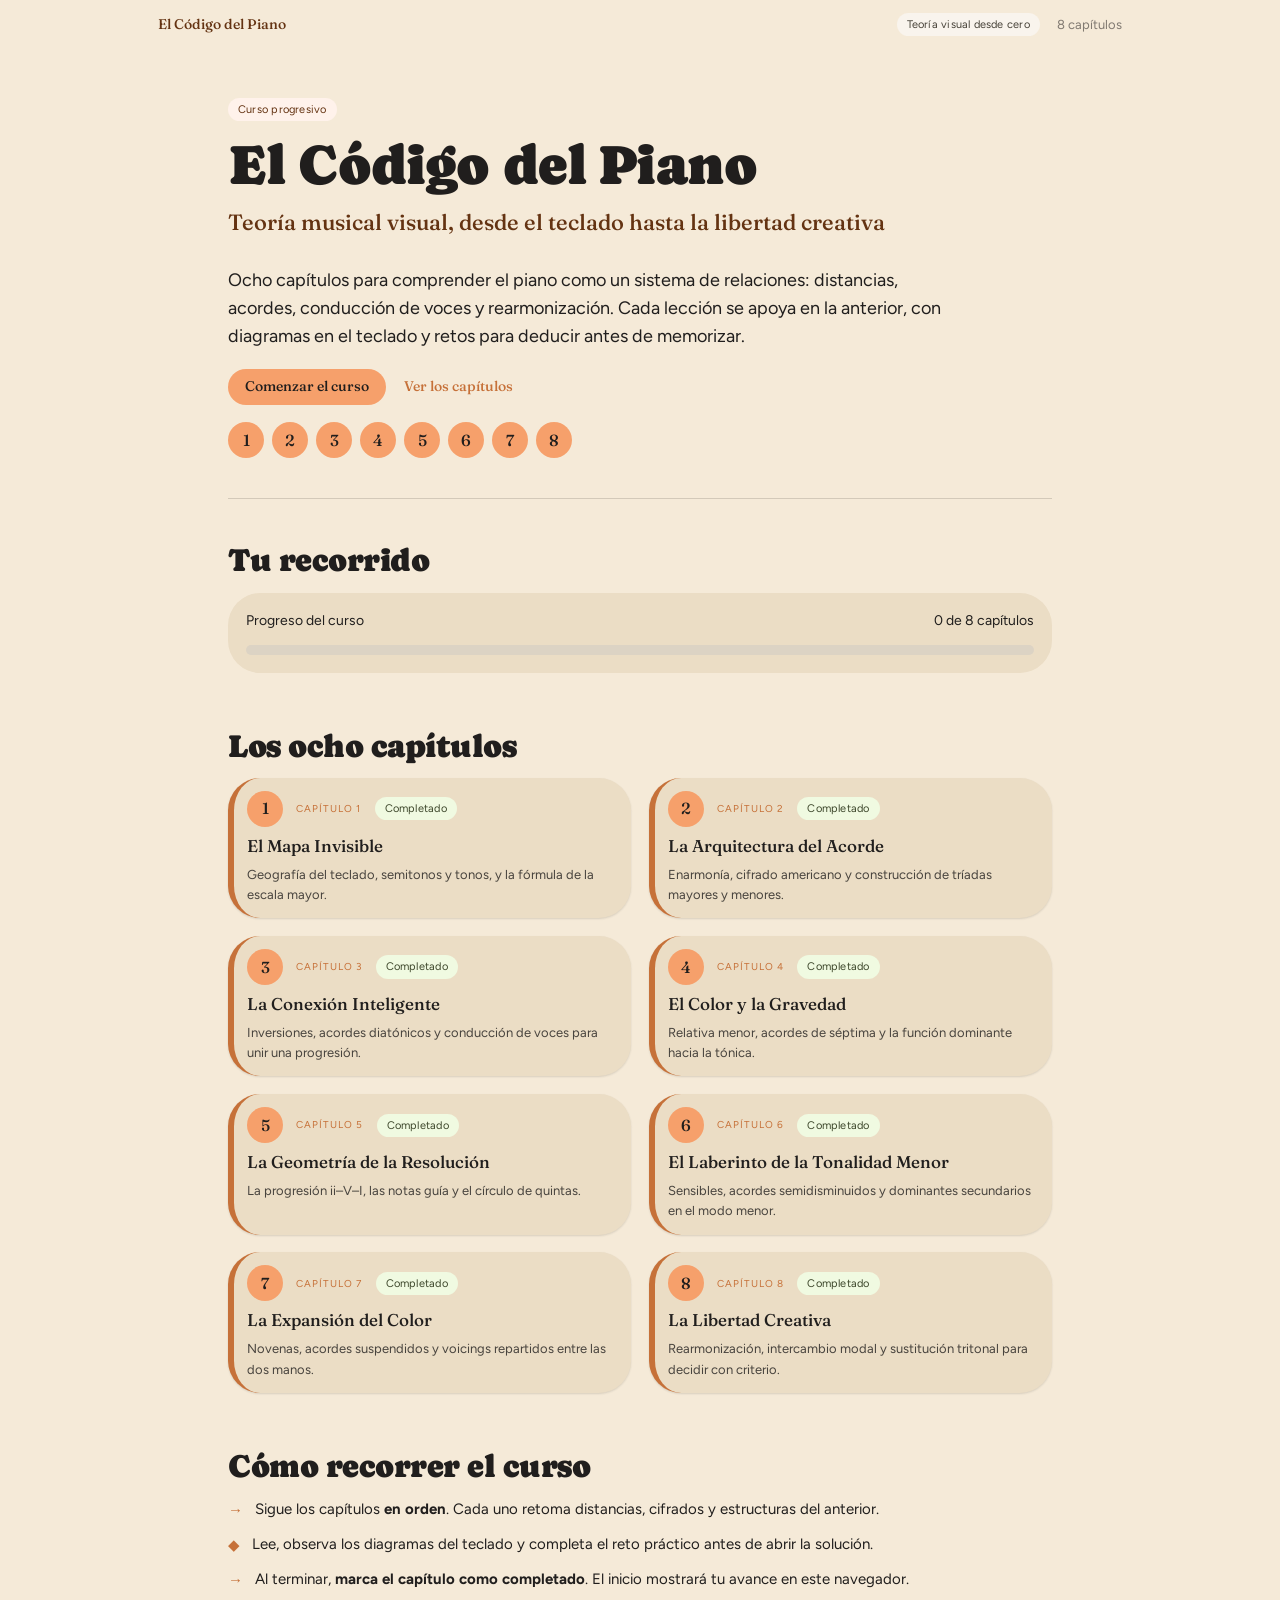
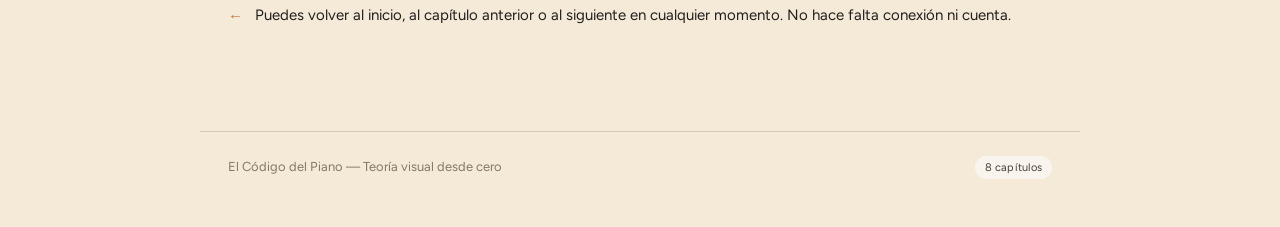
<file: index.html>
<!DOCTYPE html>
<html lang="es">
<head>
  <meta charset="utf-8">
  <meta name="viewport" content="width=device-width, initial-scale=1">
  <title>El Código del Piano — Teoría visual desde cero</title>
  <link rel="stylesheet" href="./_ds/organic-253c5260-2d65-466a-8a5e-f0e151004a6a/styles.css">
  <link rel="stylesheet" href="./course.css">
</head>
<body data-course-home>
  <a class="skip-link" href="#contenido">Saltar al contenido</a>
  <div class="course-page">

    <nav class="nav course-wrap" aria-label="Principal">
      <a class="nav-brand" href="./index.html" aria-current="page">El Código del Piano</a>
      <span class="tag tag-neutral">Teoría visual desde cero</span>
      <span class="text-muted" style="font-size:13px;">8 capítulos</span>
    </nav>

    <main id="contenido" class="course-main">

      <header class="course-hero">
        <span class="tag tag-accent">Curso progresivo</span>
        <h1>El Código del Piano</h1>
        <p class="course-lede">Teoría musical visual, desde el teclado hasta la libertad creativa</p>
        <p>Ocho capítulos para comprender el piano como un sistema de relaciones: distancias, acordes, conducción de voces y rearmonización. Cada lección se apoya en la anterior, con diagramas en el teclado y retos para deducir antes de memorizar.</p>
        <div class="course-hero-actions">
          <a class="btn btn-primary" href="./Capitulo%201%20-%20El%20Mapa%20Invisible.dc.html" target="_self">Comenzar el curso</a>
          <a class="btn btn-ghost" href="#capitulos">Ver los capítulos</a>
        </div>
        <nav class="course-path" aria-label="Ir a un capítulo">
          <a class="course-num course-num-sm" href="./Capitulo%201%20-%20El%20Mapa%20Invisible.dc.html" target="_self" title="Capítulo 1 · El Mapa Invisible">1</a>
          <a class="course-num course-num-sm" href="./Capitulo%202%20-%20La%20Arquitectura%20del%20Acorde.dc.html" target="_self" title="Capítulo 2 · La Arquitectura del Acorde">2</a>
          <a class="course-num course-num-sm" href="./Capitulo%203%20-%20La%20Conexion%20Inteligente.dc.html" target="_self" title="Capítulo 3 · La Conexión Inteligente">3</a>
          <a class="course-num course-num-sm" href="./Capitulo%204%20-%20El%20Color%20y%20la%20Gravedad.dc.html" target="_self" title="Capítulo 4 · El Color y la Gravedad">4</a>
          <a class="course-num course-num-sm" href="./Capitulo%205%20-%20La%20Geometria%20de%20la%20Resolucion.dc.html" target="_self" title="Capítulo 5 · La Geometría de la Resolución">5</a>
          <a class="course-num course-num-sm" href="./Capitulo%206%20-%20El%20Laberinto%20de%20la%20Tonalidad%20Menor.dc.html" target="_self" title="Capítulo 6 · El Laberinto de la Tonalidad Menor">6</a>
          <a class="course-num course-num-sm" href="./Capitulo%207%20-%20La%20Expansion%20del%20Color.dc.html" target="_self" title="Capítulo 7 · La Expansión del Color">7</a>
          <a class="course-num course-num-sm" href="./Capitulo%208%20-%20La%20Libertad%20Creativa.dc.html" target="_self" title="Capítulo 8 · La Libertad Creativa">8</a>
        </nav>
      </header>

      <div class="hr" style="margin:16px 0 44px;"></div>

      <section class="course-section" aria-labelledby="progreso-titulo">
        <h2 id="progreso-titulo">Tu recorrido</h2>
        <div class="course-progress">
          <div class="course-progress-label">
            <span>Progreso del curso</span>
            <span data-course-count>0 de 8 capítulos</span>
          </div>
          <div
            role="progressbar"
            aria-label="Capítulos completados"
            aria-valuemin="0"
            aria-valuemax="8"
            aria-valuenow="0"
            aria-valuetext="0 de 8 capítulos completados"
          >
            <div class="course-progress-track">
              <div class="course-progress-fill" data-course-fill></div>
            </div>
          </div>
          <p class="course-storage-note text-muted" data-course-storage-note hidden>
            El progreso no se puede guardar en este navegador. El curso se puede recorrer igual.
          </p>
        </div>
      </section>

      <section class="course-section" id="capitulos" aria-labelledby="capitulos-titulo">
        <h2 id="capitulos-titulo">Los ocho capítulos</h2>
        <div class="course-grid">

          <a class="card course-card elev-sm" href="./Capitulo%201%20-%20El%20Mapa%20Invisible.dc.html" target="_self" data-course-card="1">
            <div class="course-card-top">
              <span class="course-num course-num-sm">1</span>
              <span class="card-kicker">Capítulo 1</span>
              <span class="tag tag-accent-2" data-course-badge hidden>Completado</span>
            </div>
            <div class="card-title">El Mapa Invisible</div>
            <p class="card-body">Geografía del teclado, semitonos y tonos, y la fórmula de la escala mayor.</p>
          </a>

          <a class="card course-card elev-sm" href="./Capitulo%202%20-%20La%20Arquitectura%20del%20Acorde.dc.html" target="_self" data-course-card="2">
            <div class="course-card-top">
              <span class="course-num course-num-sm">2</span>
              <span class="card-kicker">Capítulo 2</span>
              <span class="tag tag-accent-2" data-course-badge hidden>Completado</span>
            </div>
            <div class="card-title">La Arquitectura del Acorde</div>
            <p class="card-body">Enarmonía, cifrado americano y construcción de tríadas mayores y menores.</p>
          </a>

          <a class="card course-card elev-sm" href="./Capitulo%203%20-%20La%20Conexion%20Inteligente.dc.html" target="_self" data-course-card="3">
            <div class="course-card-top">
              <span class="course-num course-num-sm">3</span>
              <span class="card-kicker">Capítulo 3</span>
              <span class="tag tag-accent-2" data-course-badge hidden>Completado</span>
            </div>
            <div class="card-title">La Conexión Inteligente</div>
            <p class="card-body">Inversiones, acordes diatónicos y conducción de voces para unir una progresión.</p>
          </a>

          <a class="card course-card elev-sm" href="./Capitulo%204%20-%20El%20Color%20y%20la%20Gravedad.dc.html" target="_self" data-course-card="4">
            <div class="course-card-top">
              <span class="course-num course-num-sm">4</span>
              <span class="card-kicker">Capítulo 4</span>
              <span class="tag tag-accent-2" data-course-badge hidden>Completado</span>
            </div>
            <div class="card-title">El Color y la Gravedad</div>
            <p class="card-body">Relativa menor, acordes de séptima y la función dominante hacia la tónica.</p>
          </a>

          <a class="card course-card elev-sm" href="./Capitulo%205%20-%20La%20Geometria%20de%20la%20Resolucion.dc.html" target="_self" data-course-card="5">
            <div class="course-card-top">
              <span class="course-num course-num-sm">5</span>
              <span class="card-kicker">Capítulo 5</span>
              <span class="tag tag-accent-2" data-course-badge hidden>Completado</span>
            </div>
            <div class="card-title">La Geometría de la Resolución</div>
            <p class="card-body">La progresión ii–V–I, las notas guía y el círculo de quintas.</p>
          </a>

          <a class="card course-card elev-sm" href="./Capitulo%206%20-%20El%20Laberinto%20de%20la%20Tonalidad%20Menor.dc.html" target="_self" data-course-card="6">
            <div class="course-card-top">
              <span class="course-num course-num-sm">6</span>
              <span class="card-kicker">Capítulo 6</span>
              <span class="tag tag-accent-2" data-course-badge hidden>Completado</span>
            </div>
            <div class="card-title">El Laberinto de la Tonalidad Menor</div>
            <p class="card-body">Sensibles, acordes semidisminuidos y dominantes secundarios en el modo menor.</p>
          </a>

          <a class="card course-card elev-sm" href="./Capitulo%207%20-%20La%20Expansion%20del%20Color.dc.html" target="_self" data-course-card="7">
            <div class="course-card-top">
              <span class="course-num course-num-sm">7</span>
              <span class="card-kicker">Capítulo 7</span>
              <span class="tag tag-accent-2" data-course-badge hidden>Completado</span>
            </div>
            <div class="card-title">La Expansión del Color</div>
            <p class="card-body">Novenas, acordes suspendidos y voicings repartidos entre las dos manos.</p>
          </a>

          <a class="card course-card elev-sm" href="./Capitulo%208%20-%20La%20Libertad%20Creativa.dc.html" target="_self" data-course-card="8">
            <div class="course-card-top">
              <span class="course-num course-num-sm">8</span>
              <span class="card-kicker">Capítulo 8</span>
              <span class="tag tag-accent-2" data-course-badge hidden>Completado</span>
            </div>
            <div class="card-title">La Libertad Creativa</div>
            <p class="card-body">Rearmonización, intercambio modal y sustitución tritonal para decidir con criterio.</p>
          </a>

        </div>
      </section>

      <section class="course-section" aria-labelledby="recorrido-titulo">
        <h2 id="recorrido-titulo">Cómo recorrer el curso</h2>
        <ul class="course-how" style="list-style:none;padding:0;margin:0;">
          <li>
            <span class="course-how-mark" aria-hidden="true">→</span>
            <span>Sigue los capítulos <strong>en orden</strong>. Cada uno retoma distancias, cifrados y estructuras del anterior.</span>
          </li>
          <li>
            <span class="course-how-mark" aria-hidden="true">◆</span>
            <span>Lee, observa los diagramas del teclado y completa el reto práctico antes de abrir la solución.</span>
          </li>
          <li>
            <span class="course-how-mark" aria-hidden="true">→</span>
            <span>Al terminar, <strong>marca el capítulo como completado</strong>. El inicio mostrará tu avance en este navegador.</span>
          </li>
          <li>
            <span class="course-how-mark" aria-hidden="true">←</span>
            <span>Puedes volver al inicio, al capítulo anterior o al siguiente en cualquier momento. No hace falta conexión ni cuenta.</span>
          </li>
        </ul>
      </section>

    </main>

    <div class="hr" style="max-width:880px;margin:8px auto 24px;"></div>
    <footer class="course-footer">
      <span>El Código del Piano — Teoría visual desde cero</span>
      <span class="tag tag-neutral">8 capítulos</span>
    </footer>

  </div>
  <script src="./course.js"></script>
</body>
</html>
</file>
<file: _ds/organic-253c5260-2d65-466a-8a5e-f0e151004a6a/styles.css>
/* Organic — design-system tokens and component classes. This file is the source of truth for the system's look; retune it here and see readme.md. */
@import url('https://fonts.googleapis.com/css2?family=Caprasimo&family=Fraunces:opsz,wght@9..144,500;9..144,600&family=Figtree:wght@400;600;700&display=swap');

:root {
  --color-bg: #f5ead8;
  --color-surface: #ebddc5;
  --color-text: #201e1d;
  --color-accent: #c67139;
  --color-accent-2: #7a8a5e;
  --color-divider: color-mix(in srgb, #201e1d 16%, transparent);
  /* Ink on solid accent fills — cream washes out Caprasimo/small type. */
  --color-on-accent: #201e1d;
  /* Lighter fill so dark ink keeps contrast (pair with --color-on-accent). */
  --color-accent-fill: var(--color-accent-400);

  /* Tonal ramps — generated in OKLCH on one shared lightness scale, so the
     same step of any role matches the others in visual value. */
  --color-neutral-100: #f9f4ed;
  --color-neutral-200: #eee7db;
  --color-neutral-300: #dcd3c4;
  --color-neutral-400: #c0b6a5;
  --color-neutral-500: #a19786;
  --color-neutral-600: #82796a;
  --color-neutral-700: #645c50;
  --color-neutral-800: #474238;
  --color-neutral-900: #2e2b25;

  --color-accent-100: #fff2eb;
  --color-accent-200: #ffe1d0;
  --color-accent-300: #ffc6a5;
  --color-accent-400: #f6a06b;
  --color-accent-500: #d67f48;
  --color-accent-600: #b2622d;
  --color-accent-700: #8c491a;
  --color-accent-800: #643312;
  --color-accent-900: #402310;

  --color-accent-2-100: #f0fae1;
  --color-accent-2-200: #e1eecc;
  --color-accent-2-300: #ccdbb2;
  --color-accent-2-400: #aebf92;
  --color-accent-2-500: #8fa073;
  --color-accent-2-600: #728157;
  --color-accent-2-700: #56633f;
  --color-accent-2-800: #3d472b;
  --color-accent-2-900: #272e1b;

  /* Caprasimo = large display; Fraunces = smaller chrome / UI labels. */
  --font-display: "Caprasimo", Georgia, "Times New Roman", serif;
  --font-display-weight: 400;
  --font-heading: "Fraunces", Georgia, "Times New Roman", serif;
  --font-heading-weight: 500;
  --font-body: "Figtree", system-ui, sans-serif;

  --space-1: 4.4px;
  --space-2: 8.8px;
  --space-3: 13.2px;
  --space-4: 17.6px;
  --space-6: 26.4px;
  --space-8: 35.2px;

  --radius-sm: 8px;
  --radius-md: 16px;
  --radius-lg: 28px;

  /* Elevation — derived from the ground: soft ink-tinted shadows on a
     light theme, a hairline edge + ambient darkness on a dark one. */
  --shadow-sm: 0 1px 2px color-mix(in srgb, #2e2b25 14%, transparent);
  --shadow-md: 0 3px 10px color-mix(in srgb, #2e2b25 16%, transparent);
  --shadow-lg: 0 12px 32px color-mix(in srgb, #2e2b25 22%, transparent);
}

body {
  background: var(--color-bg);
  color: var(--color-text);
  font-family: var(--font-body);
}
h1, h2, h3 { font-family: var(--font-display); font-weight: var(--font-display-weight); }

.washed{filter:saturate(0.6) contrast(0.85) brightness(1.1) opacity(0.94)}

/* ══════════════════════════════════════════════════════════════════════════
   Components — built with the tokens above. Plain CSS
   on plain HTML: no JavaScript, no build step. Each class is documented in
   readme.md and demonstrated in foundations/ and components/.
   ══════════════════════════════════════════════════════════════════════ */

*, *::before, *::after { box-sizing: border-box; }
body { margin: 0; font-size: 15px; line-height: 1.55; font-weight: 400; }
h1, h2, h3 {
  font-family: var(--font-display); font-weight: var(--font-display-weight);
  line-height: 1.12; letter-spacing: -0.015em; margin: 0 0 var(--space-2);
}
h4, h5, h6 {
  font-family: var(--font-heading); font-weight: var(--font-heading-weight);
  font-optical-sizing: auto;
  line-height: 1.12; letter-spacing: -0.015em; margin: 0 0 var(--space-2);
}
h1 { font-size: 42px; }
h2 { font-size: 32px; }
h3 { font-size: 25px; }
h4 { font-size: 20px; }
h5 { font-size: 16px; }
h6 { font-size: 13px; }
h6 { letter-spacing: 0.08em; text-transform: uppercase; }
p { margin: 0 0 var(--space-3); }
a { color: var(--color-accent); text-underline-offset: 3px; }
img { display: block; max-width: 100%; }
figure { margin: 0; }
figcaption {
  font-size: 11px; margin-top: var(--space-1);
  color: color-mix(in srgb, var(--color-text) 55%, transparent);
}
.text-muted { color: color-mix(in srgb, var(--color-text) 55%, transparent); }
:focus { outline: none; }
:focus-visible { outline: 2px solid var(--color-accent); outline-offset: 2px; }
::selection { background: color-mix(in srgb, var(--color-accent) 30%, transparent); }

/* — rules — */
.hr {
  height: 1px; border: 0; margin: var(--space-4) 0;
  background: var(--color-divider);
}

/* — buttons — */
.btn {
  display: inline-flex; align-items: center; justify-content: center; gap: 6px;
  cursor: pointer; text-decoration: none;
  font-family: var(--font-heading); font-weight: var(--font-heading-weight);
  font-size: 14px; line-height: 1.2; color: var(--color-text); /* matches the .input's 14px —
     the pair sits side by side in sign-up rows */
  background: transparent; border: 1px solid transparent;
  padding: var(--space-2) calc(var(--space-3) * 1.2);
  border-radius: var(--radius-md);
}
.btn svg { display: block; }
.btn:disabled { opacity: 0.45; cursor: not-allowed; }
.btn-primary { background: var(--color-accent-fill); color: var(--color-on-accent); }
.btn-primary:hover { background: var(--color-accent-500); }
.btn-primary:active { background: var(--color-accent-600); }
.btn-secondary { border-color: var(--color-divider); }
.btn-secondary:hover { background: color-mix(in srgb, var(--color-text) 7%, transparent); }
.btn-secondary:active { background: color-mix(in srgb, var(--color-text) 14%, transparent); }
.btn-ghost { color: var(--color-accent); padding-inline: var(--space-1); }
.btn-ghost:hover { background: color-mix(in srgb, var(--color-accent) 10%, transparent); }
.btn-ghost:active { background: color-mix(in srgb, var(--color-accent) 18%, transparent); }
.btn-icon { width: 36px; height: 36px; padding: 0; }
.btn-block { width: 100%; margin-top: var(--space-2); }

/* — forms — */
.field > label {
  display: block; font-size: 12px; margin-bottom: 5px;
  color: color-mix(in srgb, var(--color-text) 70%, transparent);
}
.input {
  width: 100%; min-height: 36px; padding: 6px 10px; font: inherit;
  font-size: 14px; color: var(--color-text); caret-color: var(--color-accent);
  background: var(--color-surface);
  border: 1px solid var(--color-divider); border-radius: var(--radius-md);
}
.input:hover { border-color: color-mix(in srgb, var(--color-text) 45%, transparent); }
.input:focus-visible { border-color: var(--color-accent); outline-offset: 0; }
textarea.input { min-height: 90px; resize: vertical; }
.radio { display: inline-flex; align-items: center; gap: 8px; cursor: pointer; font-size: 14px; }
.radio input, .seg-opt input {
  position: absolute; opacity: 0; width: 0; height: 0; pointer-events: none;
}
.radio .dot {
  width: 16px; height: 16px; flex: none; border-radius: 50%;
  border: 1.5px solid var(--color-divider);
}
.radio:hover .dot { border-color: var(--color-accent); }
.radio input:checked + .dot {
  border-color: var(--color-accent); background: var(--color-accent);
  box-shadow: inset 0 0 0 4px var(--color-bg);
}
.radio input:focus-visible + .dot { outline: 2px solid var(--color-accent); outline-offset: 2px; }
.seg {
  display: inline-flex; overflow: hidden;
  border: 1px solid var(--color-divider); border-radius: var(--radius-md);
}
.seg-opt {
  display: inline-flex; align-items: center; gap: 6px;
  padding: 7px 12px; font-size: 13px; cursor: pointer;
}
.seg-opt + .seg-opt { border-left: 1px solid var(--color-divider); }
.seg-opt:has(input:checked) { background: var(--color-accent-fill); color: var(--color-on-accent); }
.seg-opt:not(:has(input:checked)):hover { background: color-mix(in srgb, var(--color-text) 7%, transparent); }
.seg-opt:has(input:focus-visible) { outline: 2px solid var(--color-accent); outline-offset: -2px; }

/* — cards — */
.card {
  display: flex; flex-direction: column; gap: var(--space-2);
  padding: var(--space-3); border-radius: var(--radius-md); background: var(--color-surface);
}
.card-kicker { font-size: 10px; letter-spacing: 0.1em; text-transform: uppercase; color: var(--color-accent); }
.card-title {
  font-family: var(--font-heading); font-weight: var(--font-heading-weight);
  font-size: 17px; line-height: 1.2;
}
.card-body { margin: 0; font-size: 13px; opacity: 0.8; flex: 1; }
.card-meta {
  display: flex; align-items: center; gap: 6px; font-size: 11px;
  color: color-mix(in srgb, var(--color-text) 50%, transparent);
}
.elev-sm { box-shadow: var(--shadow-sm); }
.elev-md { box-shadow: var(--shadow-md); }
.elev-lg { box-shadow: var(--shadow-lg); }

/* — tags — */
.tag {
  display: inline-flex; align-items: center; font-size: 11px;
  letter-spacing: 0.02em; padding: 3px 10px;
  border-radius: calc(var(--radius-md) * 0.75);
}
.tag-accent { background: var(--color-accent-100); color: var(--color-accent-800); }
.tag-accent-2 { background: var(--color-accent-2-100); color: var(--color-accent-2-800); }
.tag-neutral { background: var(--color-neutral-100); color: var(--color-neutral-800); }
.tag-outline { border: 1px solid var(--color-accent); color: var(--color-accent); }

/* — navigation — */
.nav {
  display: flex; align-items: center; gap: var(--space-4);
  padding: var(--space-3) var(--space-4);
  border-bottom: none;
}
.nav-brand {
  font-family: var(--font-heading); font-weight: var(--font-heading-weight);
  font-optical-sizing: auto;
  font-size: 18px; margin-right: auto;
  color: var(--color-accent-800);
}
.nav a { color: inherit; text-decoration: none; font-size: 14px; }
.nav a:hover, .nav a[aria-current='page'] { color: var(--color-accent); }
.nav a.nav-brand,
.nav a.nav-brand:hover,
.nav a.nav-brand[aria-current='page'] {
  color: var(--color-accent-800);
}
.nav a.nav-brand:hover {
  color: var(--color-accent-900);
}

/* — tables — */
.table { width: 100%; border-collapse: collapse; font-size: 14px; }
.table th {
  text-align: left; font-size: 11px; letter-spacing: 0.08em; text-transform: uppercase;
  color: color-mix(in srgb, var(--color-text) 60%, transparent);
  padding: var(--space-2); border-bottom: 1px solid var(--color-divider);
}
.table td {
  padding: var(--space-2);
  border-bottom: 1px solid color-mix(in srgb, var(--color-text) 8%, transparent);
}
.table tbody tr:hover { background: color-mix(in srgb, var(--color-text) 4%, transparent); }

/* — dialog — */
.dialog-backdrop {
  position: fixed; inset: 0; display: grid; place-items: center;
  padding: var(--space-4);
  background: color-mix(in srgb, var(--color-neutral-900) 50%, transparent);
}
.dialog {
  width: min(440px, 100%); display: flex; flex-direction: column; gap: var(--space-3);
  padding: var(--space-4); border-radius: var(--radius-lg);
  background: var(--color-surface); box-shadow: var(--shadow-lg);
}
.dialog-title {
  font-family: var(--font-heading); font-weight: var(--font-heading-weight);
  font-size: 20px;
}
.dialog-body { font-size: 14px; opacity: 0.85; }
.dialog-actions { display: flex; justify-content: flex-end; gap: var(--space-2); margin-top: var(--space-2); }

/* — rounded frame: everything softens, small controls go pill — */
.card, .dialog { border-radius: calc(var(--radius-lg) * 1.15); }
.btn, .tag, .seg, .input { border-radius: 999px; }
.input { padding-inline: 14px; }
</file>
<file: course.css>
/* Course chrome — tokens come from the Organic design system. */

.skip-link {
  position: absolute;
  left: var(--space-3);
  top: var(--space-3);
  z-index: 20;
  transform: translateY(-160%);
  padding: var(--space-2) var(--space-4);
  border-radius: 999px;
  background: var(--color-accent-fill);
  color: var(--color-on-accent);
  text-decoration: none;
  font-family: var(--font-heading);
  font-size: 14px;
}
.skip-link:focus,
.skip-link:focus-visible {
  transform: none;
}

.course-page {
  min-height: 100vh;
  background: var(--color-bg);
}

.course-end {
  max-width: 880px;
  margin: 0 auto;
  padding: 8px 28px 48px;
}

#dc-root,
#dc-root > .sc-host {
  height: auto !important;
}

.course-wrap {
  max-width: 1000px;
  margin: 0 auto;
}

.course-main {
  max-width: 880px;
  margin: 0 auto;
  padding: 0 28px 40px;
}

.course-hero {
  padding: 48px 0 24px;
}

.course-hero h1 {
  font-size: 56px;
  line-height: 1.03;
  margin: 16px 0 10px;
  max-width: 16ch;
}

.course-hero .course-lede {
  font-size: 22px;
  color: var(--color-accent-800);
  font-family: var(--font-heading);
  font-weight: var(--font-heading-weight);
  margin-bottom: 28px;
}

.course-hero p {
  font-size: 18px;
  max-width: 60ch;
}

.course-hero-actions {
  display: flex;
  flex-wrap: wrap;
  align-items: center;
  gap: var(--space-3);
  margin-top: var(--space-4);
}

.course-path {
  display: flex;
  flex-wrap: wrap;
  gap: 8px;
  margin: var(--space-4) 0 0;
}

.course-num {
  flex: none;
  width: 46px;
  height: 46px;
  border-radius: 999px;
  background: var(--color-accent-fill);
  color: var(--color-on-accent);
  font-family: var(--font-heading);
  font-weight: var(--font-heading-weight);
  font-optical-sizing: auto;
  font-size: 22px;
  display: grid;
  place-items: center;
  text-decoration: none;
}

a.course-num:hover {
  background: var(--color-accent-500);
  color: var(--color-on-accent);
}

a.course-num:active {
  background: var(--color-accent-600);
}

.course-num-sm {
  width: 36px;
  height: 36px;
  font-size: 16px;
}

.course-section {
  margin: 8px 0 56px;
}

.course-section h2 {
  font-size: 32px;
  margin-bottom: var(--space-3);
}

.course-progress {
  padding: var(--space-4);
  background: var(--color-surface);
  border-radius: calc(var(--radius-lg) * 1.15);
}

.course-progress-label {
  display: flex;
  justify-content: space-between;
  align-items: baseline;
  gap: var(--space-3);
  margin-bottom: var(--space-3);
  font-size: 14px;
}

.course-progress-track {
  height: 10px;
  border-radius: 999px;
  background: var(--color-neutral-300);
  overflow: hidden;
}

.course-progress-fill {
  height: 100%;
  width: 0%;
  border-radius: 999px;
  background: var(--color-accent-2);
  transform-origin: left center;
}

@media (prefers-reduced-motion: no-preference) {
  .course-progress-fill {
    transition: width 0.35s ease;
  }
}

.course-grid {
  display: grid;
  grid-template-columns: repeat(2, minmax(0, 1fr));
  gap: var(--space-4);
}

a.course-card {
  color: inherit;
  text-decoration: none;
  border-left: 6px solid var(--color-accent);
  min-height: 100%;
}

a.course-card:hover {
  box-shadow: var(--shadow-md);
  background: var(--color-neutral-100);
}

a.course-card:hover .card-title {
  color: var(--color-accent-700);
}

a.course-card.is-complete {
  border-left-color: var(--color-accent-2);
  background: var(--color-accent-2-100);
}

a.course-card.is-complete:hover {
  background: var(--color-accent-2-200);
}

.course-card-top {
  display: flex;
  flex-wrap: wrap;
  align-items: center;
  gap: var(--space-2) var(--space-3);
}

.course-how {
  display: flex;
  flex-direction: column;
  gap: 12px;
}

.course-how li {
  display: flex;
  gap: 12px;
  align-items: flex-start;
}

.course-how-mark {
  flex: none;
  color: var(--color-accent);
  font-family: var(--font-heading);
}

.course-footer {
  display: flex;
  justify-content: space-between;
  align-items: center;
  flex-wrap: wrap;
  gap: 12px;
  color: var(--color-neutral-600);
  font-size: 13px;
  max-width: 880px;
  margin: 0 auto;
  padding: 0 28px 48px;
}

.course-nav-links {
  display: flex;
  flex-wrap: wrap;
  align-items: center;
  gap: var(--space-3);
}

.nav {
  flex-wrap: wrap;
  row-gap: var(--space-2);
}

.nav .nav-brand {
  color: var(--color-accent-800);
  text-decoration: none;
}

.nav .nav-brand:hover {
  color: var(--color-accent-900);
}

.course-complete {
  display: flex;
  flex-wrap: wrap;
  align-items: center;
  gap: var(--space-3);
  margin: 8px 0 0;
}

.course-complete-status {
  font-size: 13px;
  color: var(--color-neutral-600);
}

.course-pager {
  display: flex;
  flex-wrap: wrap;
  align-items: center;
  gap: var(--space-2);
}

.course-storage-note[hidden] {
  display: none;
}

.course-storage-note {
  margin: var(--space-2) 0 0;
  font-size: 13px;
}

@media (max-width: 720px) {
  .course-hero {
    padding: 32px 0 16px;
  }

  .course-hero h1 {
    font-size: 42px;
  }

  .course-hero .course-lede {
    font-size: 20px;
  }

  .course-main,
  .course-footer,
  .course-end {
    padding-left: 18px;
    padding-right: 18px;
  }

  .course-grid {
    grid-template-columns: 1fr;
  }

  .course-pager {
    width: 100%;
  }

  .course-pager .btn {
    flex: 1 1 auto;
  }
}

@media (prefers-reduced-motion: reduce) {
  *,
  *::before,
  *::after {
    animation-duration: 0.01ms !important;
    animation-iteration-count: 1 !important;
    transition-duration: 0.01ms !important;
    scroll-behavior: auto !important;
  }
}
</file>
